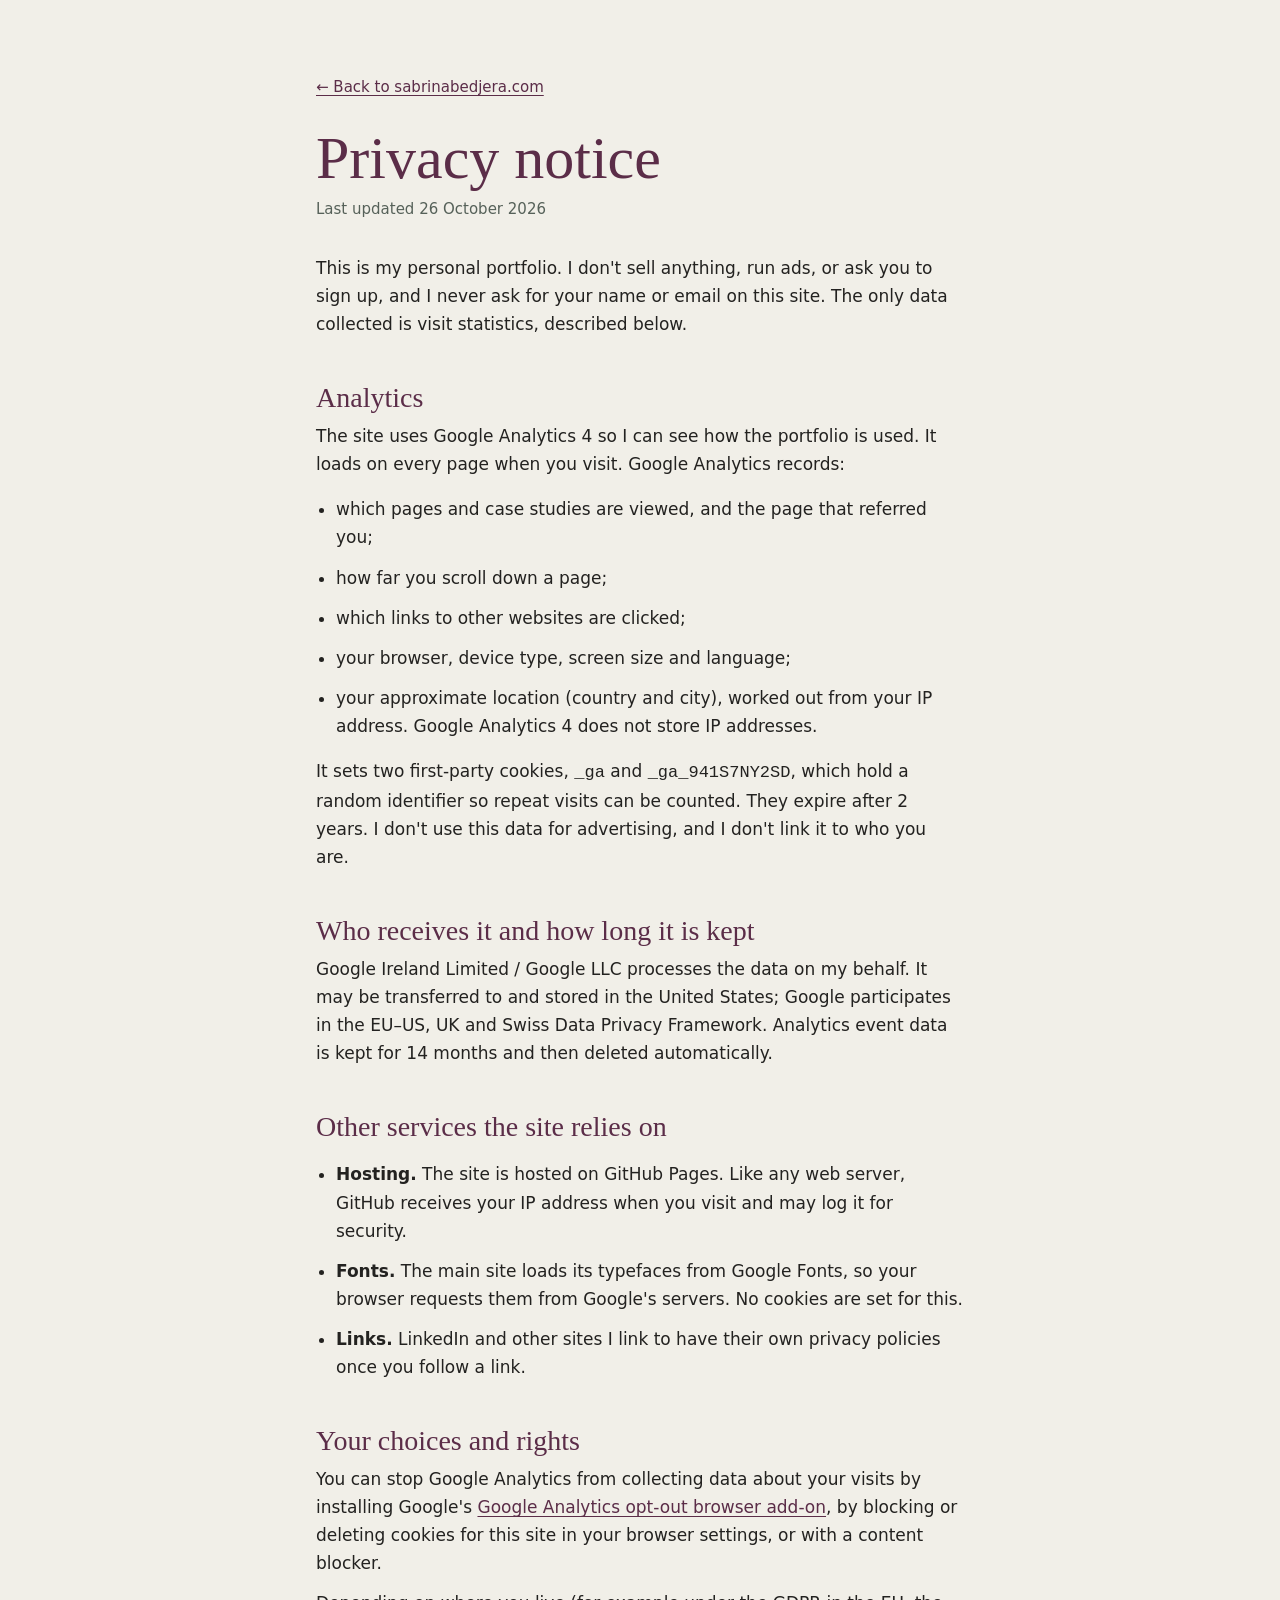
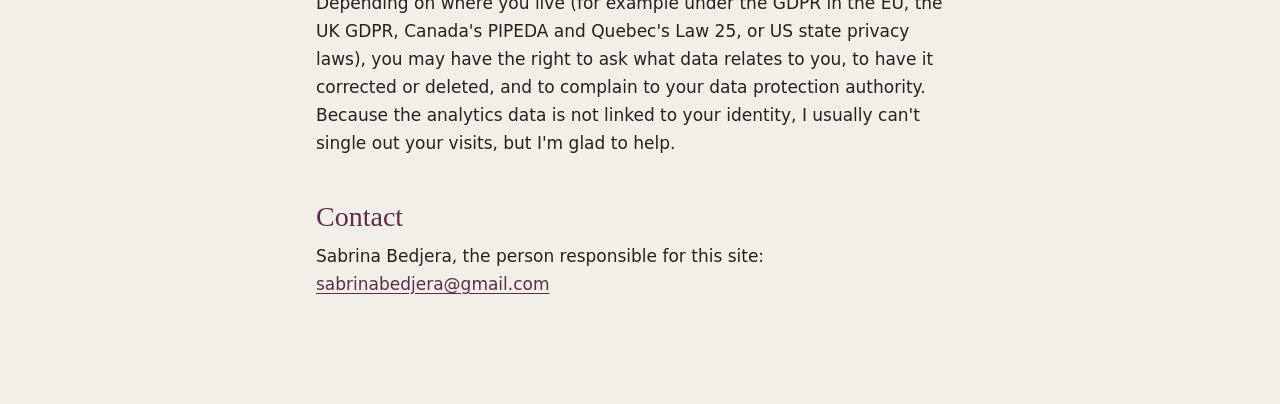
<file: public/privacy.html>
<!doctype html>
<html lang="en">
  <head>
    <!-- Google tag (gtag.js) -->
    <script async src="https://www.googletagmanager.com/gtag/js?id=G-941S7NY2SD"></script>
    <script>
      window.dataLayer = window.dataLayer || [];
      function gtag(){dataLayer.push(arguments);}
      gtag('js', new Date());

      gtag('config', 'G-941S7NY2SD');
    </script>
    <meta charset="UTF-8" />
    <meta name="viewport" content="width=device-width, initial-scale=1.0" />
    <title>Privacy notice — Sabrina Bedjera</title>
    <meta name="description" content="How sabrinabedjera.com uses analytics cookies, what is collected and how to change your choice." />
    <link rel="canonical" href="https://sabrinabedjera.com/privacy.html" />
    <link rel="icon" href="/favicon.svg" />
    <link rel="icon" type="image/png" sizes="32x32" href="/favicon-32x32.png" />
    <link rel="apple-touch-icon" sizes="180x180" href="/apple-touch-icon.png" />
    <style>
      /* Standalone page: no build step, no Google Fonts, no analytics. */
      :root { color-scheme: light; }
      * { box-sizing: border-box; }
      body {
        margin: 0;
        background: #f1efe8;
        color: #232220;
        font: 17px/1.65 "DM Sans", system-ui, -apple-system, "Segoe UI", sans-serif;
      }
      main { max-width: 680px; margin: 0 auto; padding: 72px 16px 96px; }
      .back { color: #5b2d48; font-size: 15px; text-underline-offset: 3px; }
      h1, h2 { font-family: "Instrument Serif", "Iowan Old Style", Georgia, serif; font-weight: 400; color: #5b2d48; }
      h1 { margin: 28px 0 8px; font-size: clamp(40px, 8vw, 60px); line-height: 1.02; }
      h2 { margin: 44px 0 8px; font-size: 28px; line-height: 1.15; }
      .updated { margin: 0 0 32px; color: #566159; font-size: 15px; }
      p, li { margin: 0 0 12px; }
      ul { padding-left: 20px; }
      a { color: #5b2d48; text-underline-offset: 3px; }
      a:focus-visible { outline: 2px solid #5b2d48; outline-offset: 3px; }
    </style>
  </head>
  <body>
    <main>
      <a class="back" href="/">← Back to sabrinabedjera.com</a>
      <h1>Privacy notice</h1>
      <p class="updated">Last updated 26 October 2026</p>

      <p>
        This is my personal portfolio. I don't sell anything, run ads, or ask you to sign up,
        and I never ask for your name or email on this site. The only data collected is
        visit statistics, described below.
      </p>

      <h2>Analytics</h2>
      <p>
        The site uses Google Analytics 4 so I can see how the portfolio is used. It loads on
        every page when you visit. Google Analytics records:
      </p>
      <ul>
        <li>which pages and case studies are viewed, and the page that referred you;</li>
        <li>how far you scroll down a page;</li>
        <li>which links to other websites are clicked;</li>
        <li>your browser, device type, screen size and language;</li>
        <li>your approximate location (country and city), worked out from your IP address. Google Analytics 4 does not store IP addresses.</li>
      </ul>
      <p>
        It sets two first-party cookies, <code>_ga</code> and <code>_ga_941S7NY2SD</code>, which
        hold a random identifier so repeat visits can be counted. They expire after
        2 years. I don't use this data for advertising, and I don't link it to who you are.
      </p>

      <h2>Who receives it and how long it is kept</h2>
      <p>
        Google Ireland Limited / Google LLC processes the data on my behalf. It may be
        transferred to and stored in the United States; Google participates in the
        EU–US, UK and Swiss Data Privacy Framework. Analytics event data is kept for 14 months
        and then deleted automatically.
      </p>

      <h2>Other services the site relies on</h2>
      <ul>
        <li>
          <strong>Hosting.</strong> The site is hosted on GitHub Pages. Like any web server,
          GitHub receives your IP address when you visit and may log it for security.
        </li>
        <li>
          <strong>Fonts.</strong> The main site loads its typefaces from Google Fonts, so your
          browser requests them from Google's servers. No cookies are set for this.
        </li>
        <li>
          <strong>Links.</strong> LinkedIn and other sites I link to have their own privacy
          policies once you follow a link.
        </li>
      </ul>

      <h2>Your choices and rights</h2>
      <p>
        You can stop Google Analytics from collecting data about your visits by installing
        Google's
        <a href="https://tools.google.com/dlpage/gaoptout">Google Analytics opt-out browser add-on</a>,
        by blocking or deleting cookies for this site in your browser settings, or with a
        content blocker.
      </p>
      <p>
        Depending on where you live (for example under the GDPR in the EU, the UK GDPR,
        Canada's PIPEDA and Quebec's Law 25, or US state privacy laws), you may have the
        right to ask what data relates to you, to have it corrected or deleted, and to
        complain to your data protection authority. Because the analytics data is not linked
        to your identity, I usually can't single out your visits, but I'm glad to help.
      </p>

      <h2>Contact</h2>
      <p>
        Sabrina Bedjera, the person responsible for this site:
        <a href="mailto:sabrinabedjera@gmail.com">sabrinabedjera@gmail.com</a>
      </p>
    </main>
  </body>
</html>
</file>
